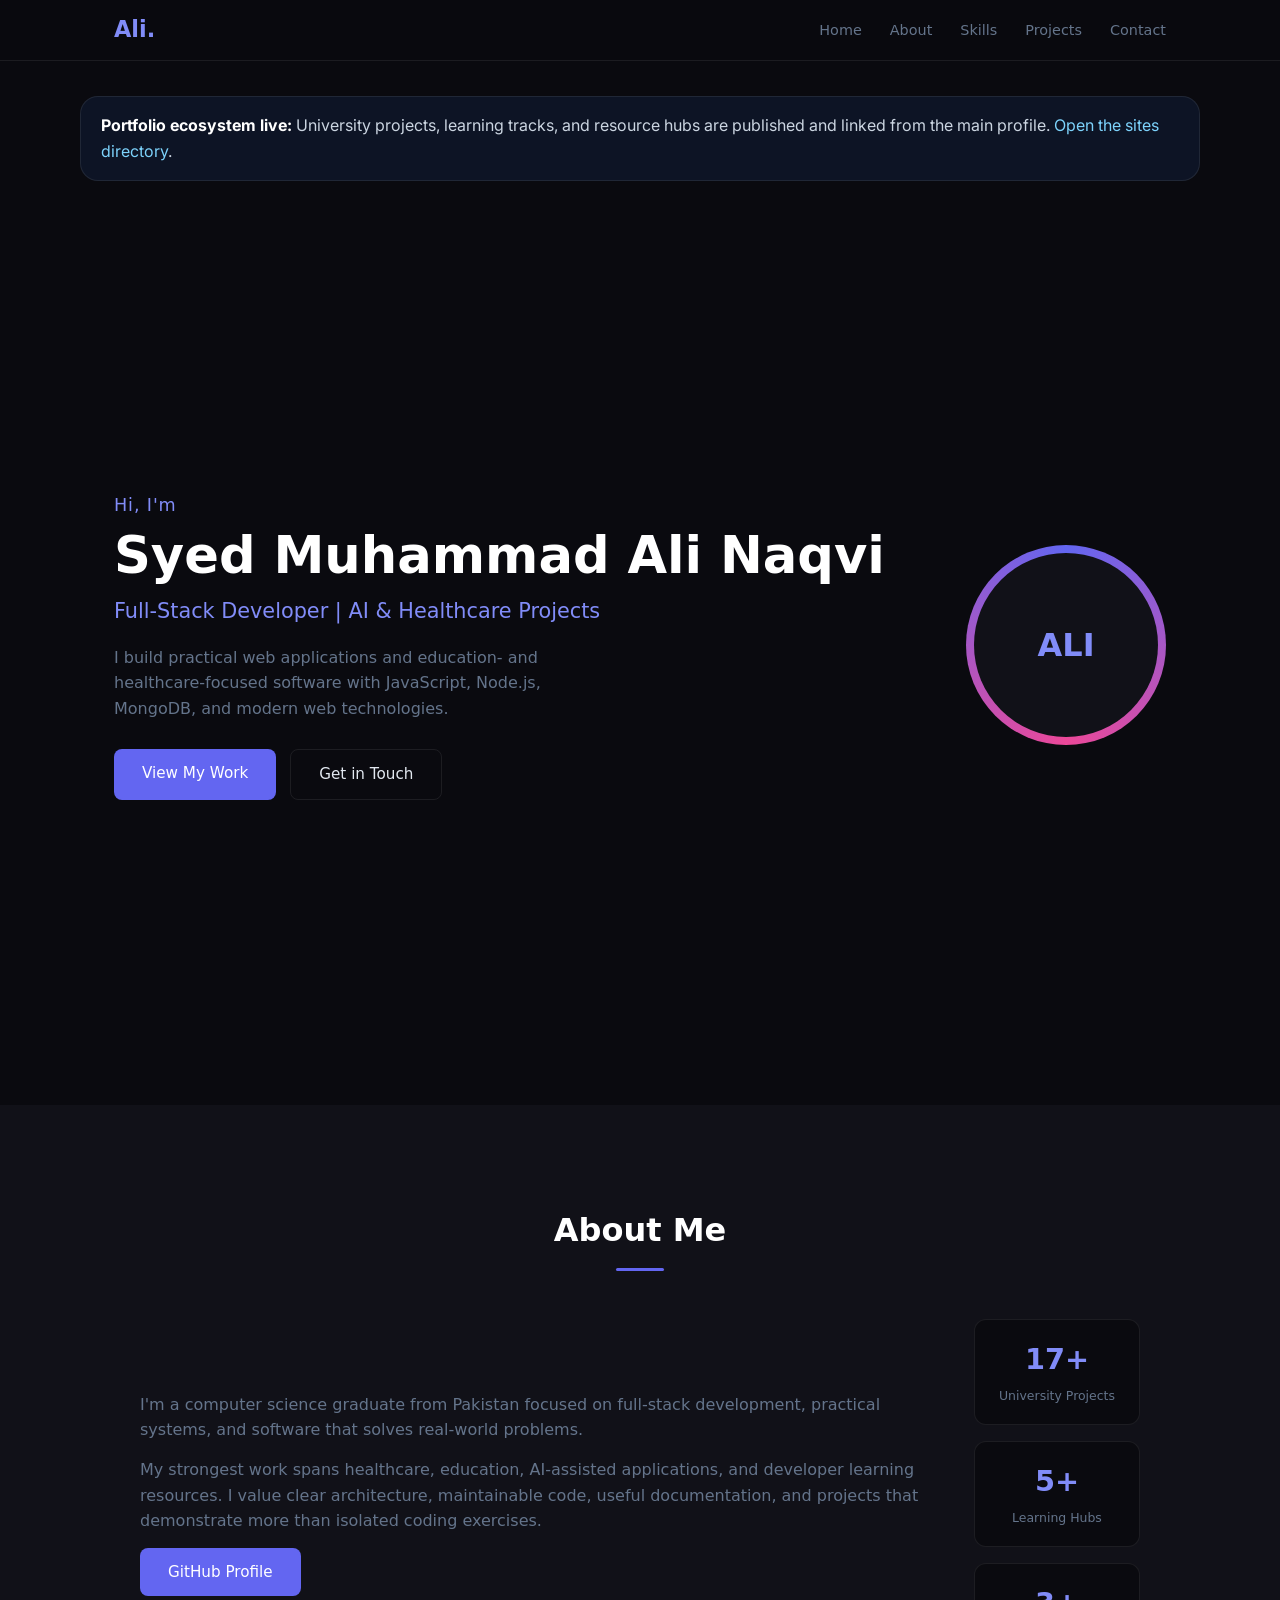
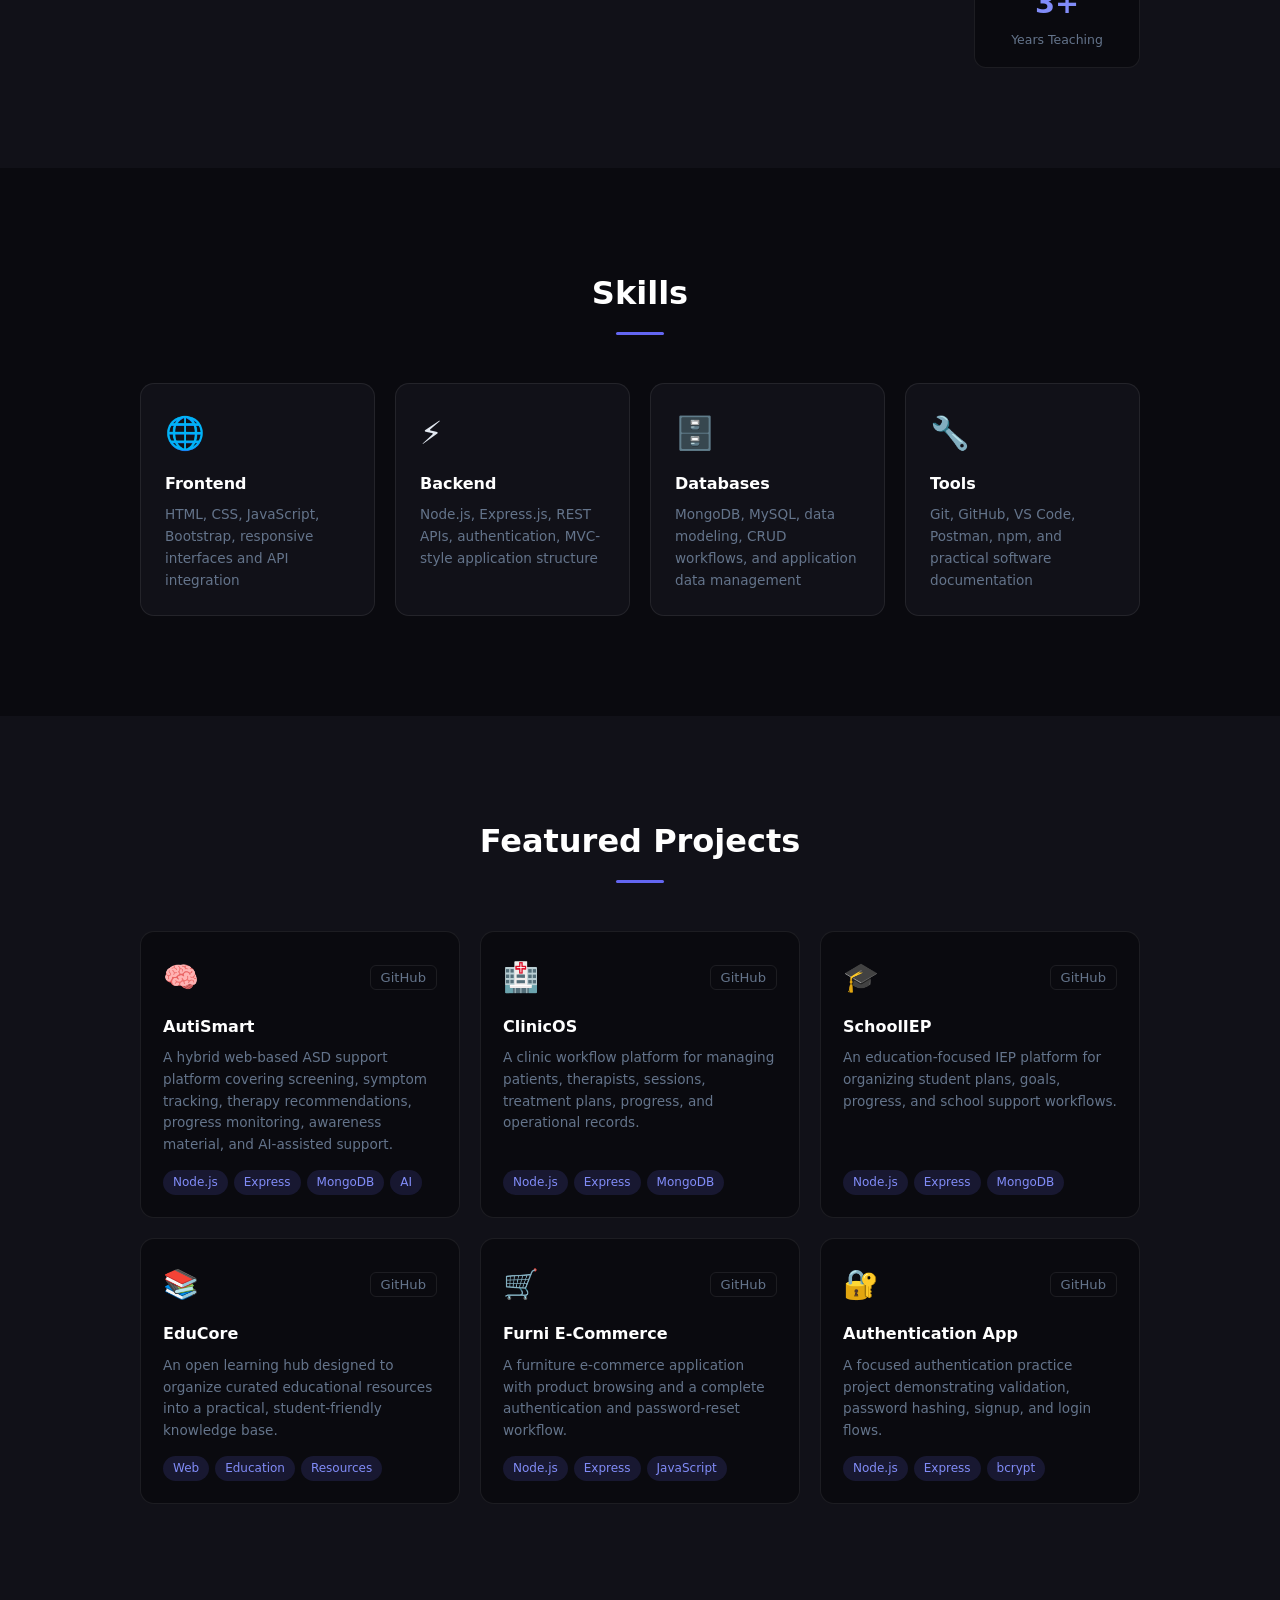
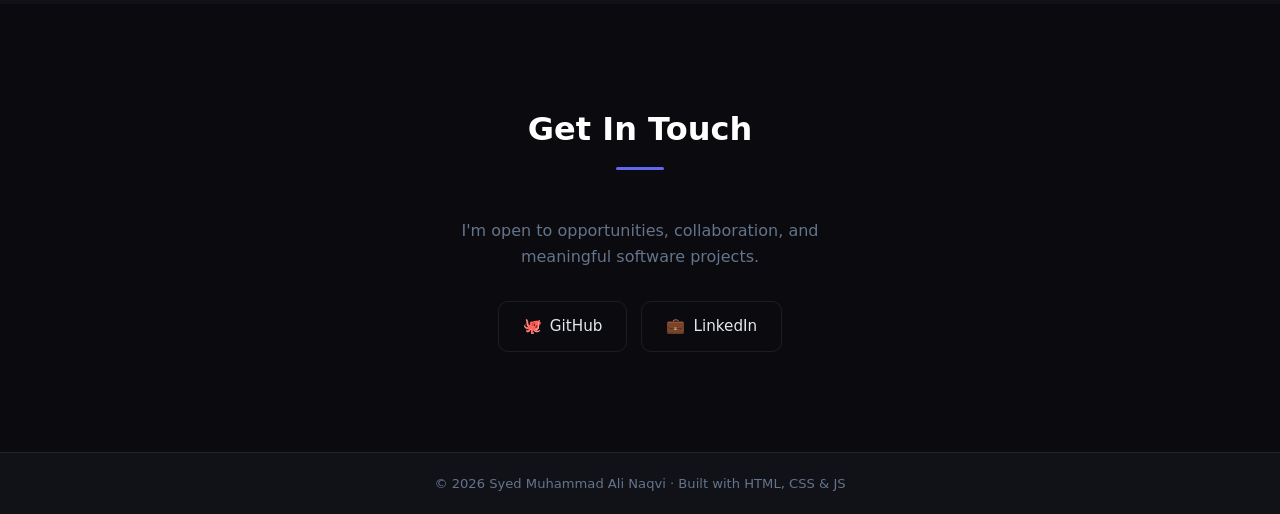
<file: index.html>
<!DOCTYPE html>
<html lang="en">
<head>
  <meta charset="UTF-8" />
  <meta name="viewport" content="width=device-width, initial-scale=1.0"/>
  <title>Syed Muhammad Ali Naqvi | Portfolio</title>
  <meta name="description" content="Portfolio of Syed Muhammad Ali Naqvi — full-stack developer building education, healthcare, AI, and web applications.">
  <link rel="preconnect" href="https://fonts.googleapis.com">
  <link href="https://fonts.googleapis.com/css2?family=Syne:wght@600;700;800&family=Inter:wght@400;500;600&display=swap" rel="stylesheet">
  <link rel="stylesheet" href="style.css" />
  <style>
    .site-banner { margin: 96px auto 24px; max-width: 1120px; padding: 1rem 1.25rem; border-radius: 18px; background: rgba(15,23,42,0.84); border: 1px solid rgba(255,255,255,0.08); color: #cbd5e1; font-family: 'Inter', sans-serif; }
    .site-banner strong { color: #fff; }
    .site-banner a { color: #7dd3fc; text-decoration: none; }
  </style>
</head>
<body>
  <nav id="navbar">
    <div class="nav-inner">
      <span class="logo">Ali.</span>
      <ul class="nav-links"><li><a href="#hero">Home</a></li><li><a href="#about">About</a></li><li><a href="#skills">Skills</a></li><li><a href="#projects">Projects</a></li><li><a href="#contact">Contact</a></li></ul>
      <button class="hamburger" id="hamburger" aria-label="Open navigation">&#9776;</button>
    </div>
  </nav>

  <div class="site-banner"><strong>Portfolio ecosystem live:</strong> University projects, learning tracks, and resource hubs are published and linked from the main profile. <a href="https://alishah1029384756.github.io/AliShah1029384756/sites.html">Open the sites directory</a>.</div>

  <section id="hero">
    <div class="hero-content">
      <p class="greeting">Hi, I'm</p>
      <h1>Syed Muhammad Ali Naqvi</h1>
      <h2 class="tagline">Full-Stack Developer | AI & Healthcare Projects</h2>
      <p class="hero-desc">I build practical web applications and education- and healthcare-focused software with JavaScript, Node.js, MongoDB, and modern web technologies.</p>
      <div class="hero-btns"><a href="#projects" class="btn-primary">View My Work</a><a href="#contact" class="btn-outline">Get in Touch</a></div>
    </div>
    <div class="hero-visual"><div class="avatar-ring"><div class="avatar-initials">ALI</div></div></div>
  </section>

  <section id="about"><div class="section-inner"><h2 class="section-title">About Me</h2><div class="about-grid"><div class="about-text">
    <p>I'm a computer science graduate from Pakistan focused on full-stack development, practical systems, and software that solves real-world problems.</p>
    <p>My strongest work spans healthcare, education, AI-assisted applications, and developer learning resources. I value clear architecture, maintainable code, useful documentation, and projects that demonstrate more than isolated coding exercises.</p>
    <a href="https://github.com/AliShah1029384756" target="_blank" rel="noopener noreferrer" class="btn-primary">GitHub Profile</a>
  </div><div class="about-stats"><div class="stat-box"><span>17+</span><small>University Projects</small></div><div class="stat-box"><span>5+</span><small>Learning Hubs</small></div><div class="stat-box"><span>3+</span><small>Years Teaching</small></div></div></div></div></section>

  <section id="skills"><div class="section-inner"><h2 class="section-title">Skills</h2><div class="skills-grid">
    <div class="skill-card"><div class="skill-icon">🌐</div><h3>Frontend</h3><p>HTML, CSS, JavaScript, Bootstrap, responsive interfaces and API integration</p></div>
    <div class="skill-card"><div class="skill-icon">⚡</div><h3>Backend</h3><p>Node.js, Express.js, REST APIs, authentication, MVC-style application structure</p></div>
    <div class="skill-card"><div class="skill-icon">🗄️</div><h3>Databases</h3><p>MongoDB, MySQL, data modeling, CRUD workflows, and application data management</p></div>
    <div class="skill-card"><div class="skill-icon">🔧</div><h3>Tools</h3><p>Git, GitHub, VS Code, Postman, npm, and practical software documentation</p></div>
  </div></div></section>

  <section id="projects"><div class="section-inner"><h2 class="section-title">Featured Projects</h2><div class="projects-grid">
    <div class="project-card"><div class="project-top"><span class="project-icon">🧠</span><div class="project-links"><a href="https://github.com/AliShah1029384756/Fyp-Autismart" target="_blank" rel="noopener noreferrer">GitHub</a></div></div><h3>AutiSmart</h3><p>A hybrid web-based ASD support platform covering screening, symptom tracking, therapy recommendations, progress monitoring, awareness material, and AI-assisted support.</p><div class="project-tags"><span>Node.js</span><span>Express</span><span>MongoDB</span><span>AI</span></div></div>
    <div class="project-card"><div class="project-top"><span class="project-icon">🏥</span><div class="project-links"><a href="https://github.com/AliShah1029384756/ClinicOS" target="_blank" rel="noopener noreferrer">GitHub</a></div></div><h3>ClinicOS</h3><p>A clinic workflow platform for managing patients, therapists, sessions, treatment plans, progress, and operational records.</p><div class="project-tags"><span>Node.js</span><span>Express</span><span>MongoDB</span></div></div>
    <div class="project-card"><div class="project-top"><span class="project-icon">🎓</span><div class="project-links"><a href="https://github.com/AliShah1029384756/SchoolIEP" target="_blank" rel="noopener noreferrer">GitHub</a></div></div><h3>SchoolIEP</h3><p>An education-focused IEP platform for organizing student plans, goals, progress, and school support workflows.</p><div class="project-tags"><span>Node.js</span><span>Express</span><span>MongoDB</span></div></div>
    <div class="project-card"><div class="project-top"><span class="project-icon">📚</span><div class="project-links"><a href="https://github.com/AliShah1029384756/educore-open-learning-hub" target="_blank" rel="noopener noreferrer">GitHub</a></div></div><h3>EduCore</h3><p>An open learning hub designed to organize curated educational resources into a practical, student-friendly knowledge base.</p><div class="project-tags"><span>Web</span><span>Education</span><span>Resources</span></div></div>
    <div class="project-card"><div class="project-top"><span class="project-icon">🛒</span><div class="project-links"><a href="https://github.com/AliShah1029384756/ecommerce-website" target="_blank" rel="noopener noreferrer">GitHub</a></div></div><h3>Furni E-Commerce</h3><p>A furniture e-commerce application with product browsing and a complete authentication and password-reset workflow.</p><div class="project-tags"><span>Node.js</span><span>Express</span><span>JavaScript</span></div></div>
    <div class="project-card"><div class="project-top"><span class="project-icon">🔐</span><div class="project-links"><a href="https://github.com/AliShah1029384756/auth-app" target="_blank" rel="noopener noreferrer">GitHub</a></div></div><h3>Authentication App</h3><p>A focused authentication practice project demonstrating validation, password hashing, signup, and login flows.</p><div class="project-tags"><span>Node.js</span><span>Express</span><span>bcrypt</span></div></div>
  </div></div></section>

  <section id="contact"><div class="section-inner contact-inner"><h2 class="section-title">Get In Touch</h2><p class="contact-subtext">I'm open to opportunities, collaboration, and meaningful software projects.</p><div class="contact-links"><a href="https://github.com/AliShah1029384756" target="_blank" rel="noopener noreferrer" class="contact-btn"><span>🐙</span> GitHub</a><a href="https://www.linkedin.com/in/syed-muhammad-ali-naqvi-1a9576331" target="_blank" rel="noopener noreferrer" class="contact-btn"><span>💼</span> LinkedIn</a></div></div></section>

  <footer><p>© 2026 Syed Muhammad Ali Naqvi · Built with HTML, CSS & JS</p></footer>
  <script src="app.js"></script>
</body>
</html>
</file>
<file: style.css>
:root {
  --bg: #0a0a0f;
  --surface: #111118;
  --border: rgba(255,255,255,0.08);
  --accent: #6366f1;
  --accent2: #818cf8;
  --text: #e2e8f0;
  --muted: #64748b;
}

* { margin: 0; padding: 0; box-sizing: border-box; }

html { scroll-behavior: smooth; }

body {
  font-family: 'Segoe UI', system-ui, sans-serif;
  background: var(--bg);
  color: var(--text);
  line-height: 1.6;
}

/* NAV */
#navbar {
  position: fixed;
  top: 0; left: 0; right: 0;
  z-index: 100;
  background: rgba(10,10,15,0.85);
  backdrop-filter: blur(10px);
  border-bottom: 1px solid var(--border);
}

.nav-inner {
  max-width: 1100px;
  margin: 0 auto;
  padding: 0 24px;
  height: 60px;
  display: flex;
  align-items: center;
  justify-content: space-between;
}

.logo {
  font-size: 1.4rem;
  font-weight: 800;
  color: var(--accent2);
}

.nav-links {
  display: flex;
  list-style: none;
  gap: 28px;
}

.nav-links a {
  text-decoration: none;
  color: var(--muted);
  font-size: 0.9rem;
  transition: color 0.2s;
}

.nav-links a:hover { color: var(--text); }

.hamburger {
  display: none;
  background: transparent;
  border: none;
  color: var(--text);
  font-size: 1.4rem;
  cursor: pointer;
}

/* SECTIONS */
section {
  padding: 100px 24px;
}

section:first-of-type { padding-top: 0; }

.section-inner {
  max-width: 1000px;
  margin: 0 auto;
}

.section-title {
  font-size: 2rem;
  font-weight: 700;
  text-align: center;
  margin-bottom: 48px;
  position: relative;
  color: #fff;
}

.section-title::after {
  content: '';
  display: block;
  width: 48px;
  height: 3px;
  background: var(--accent);
  margin: 12px auto 0;
  border-radius: 2px;
}

/* HERO */
#hero {
  min-height: 100vh;
  display: flex;
  align-items: center;
  justify-content: center;
  gap: 60px;
  max-width: 1100px;
  margin: 0 auto;
  padding-top: 80px;
}

.hero-content { flex: 1; }

.greeting {
  color: var(--accent2);
  font-size: 1.1rem;
  margin-bottom: 8px;
  letter-spacing: 0.05em;
}

.hero-content h1 {
  font-size: clamp(2rem, 5vw, 3.2rem);
  font-weight: 800;
  color: #fff;
  line-height: 1.1;
  margin-bottom: 12px;
}

.tagline {
  font-size: 1.3rem;
  color: var(--accent2);
  font-weight: 400;
  margin-bottom: 16px;
}

.hero-desc {
  color: var(--muted);
  max-width: 480px;
  margin-bottom: 28px;
  font-size: 1rem;
}

.hero-btns {
  display: flex;
  gap: 14px;
  flex-wrap: wrap;
}

.btn-primary {
  padding: 12px 28px;
  background: var(--accent);
  color: #fff;
  border: none;
  border-radius: 8px;
  font-size: 0.95rem;
  cursor: pointer;
  text-decoration: none;
  display: inline-block;
  transition: background 0.2s, transform 0.1s;
}

.btn-primary:hover { background: var(--accent2); }
.btn-primary:active { transform: scale(0.97); }

.btn-outline {
  padding: 12px 28px;
  background: transparent;
  color: var(--text);
  border: 1px solid var(--border);
  border-radius: 8px;
  font-size: 0.95rem;
  text-decoration: none;
  display: inline-block;
  transition: border-color 0.2s, color 0.2s;
}

.btn-outline:hover { border-color: var(--accent2); color: var(--accent2); }

/* Avatar */
.hero-visual { flex-shrink: 0; }

.avatar-ring {
  width: 200px;
  height: 200px;
  border-radius: 50%;
  background: conic-gradient(var(--accent), #ec4899, var(--accent));
  display: flex;
  align-items: center;
  justify-content: center;
  animation: rotate 6s linear infinite;
}

@keyframes rotate { to { transform: rotate(360deg); } }

.avatar-initials {
  width: 184px;
  height: 184px;
  border-radius: 50%;
  background: var(--surface);
  display: flex;
  align-items: center;
  justify-content: center;
  font-size: 2rem;
  font-weight: 800;
  color: var(--accent2);
  animation: rotate 6s linear infinite reverse;
}

/* ABOUT */
#about { background: var(--surface); }

.about-grid {
  display: grid;
  grid-template-columns: 1fr auto;
  gap: 48px;
  align-items: center;
}

.about-text p {
  color: var(--muted);
  margin-bottom: 14px;
  font-size: 1rem;
}

.about-stats {
  display: flex;
  flex-direction: column;
  gap: 16px;
}

.stat-box {
  background: var(--bg);
  border: 1px solid var(--border);
  border-radius: 12px;
  padding: 16px 24px;
  text-align: center;
}

.stat-box span {
  display: block;
  font-size: 1.8rem;
  font-weight: 800;
  color: var(--accent2);
}

.stat-box small { color: var(--muted); font-size: 0.78rem; }

/* SKILLS */
.skills-grid {
  display: grid;
  grid-template-columns: repeat(auto-fit, minmax(220px, 1fr));
  gap: 20px;
}

.skill-card {
  background: var(--surface);
  border: 1px solid var(--border);
  border-radius: 14px;
  padding: 24px;
  transition: border-color 0.2s, transform 0.2s;
}

.skill-card:hover { border-color: var(--accent); transform: translateY(-4px); }

.skill-icon { font-size: 2rem; margin-bottom: 12px; }

.skill-card h3 {
  font-size: 1rem;
  color: #fff;
  margin-bottom: 8px;
}

.skill-card p { color: var(--muted); font-size: 0.85rem; }

/* PROJECTS */
#projects { background: var(--surface); }

.projects-grid {
  display: grid;
  grid-template-columns: repeat(auto-fit, minmax(280px, 1fr));
  gap: 20px;
}

.project-card {
  background: var(--bg);
  border: 1px solid var(--border);
  border-radius: 14px;
  padding: 22px;
  transition: border-color 0.2s, transform 0.2s;
  display: flex;
  flex-direction: column;
}

.project-card:hover { border-color: var(--accent); transform: translateY(-4px); }

.project-top {
  display: flex;
  justify-content: space-between;
  align-items: center;
  margin-bottom: 14px;
}

.project-icon { font-size: 1.8rem; }

.project-links a {
  color: var(--muted);
  text-decoration: none;
  font-size: 0.82rem;
  border: 1px solid var(--border);
  padding: 4px 10px;
  border-radius: 6px;
  transition: color 0.2s, border-color 0.2s;
}

.project-links a:hover { color: var(--accent2); border-color: var(--accent2); }

.project-card h3 {
  font-size: 1rem;
  color: #fff;
  margin-bottom: 8px;
}

.project-card p {
  color: var(--muted);
  font-size: 0.85rem;
  flex: 1;
  margin-bottom: 14px;
}

.project-tags {
  display: flex;
  flex-wrap: wrap;
  gap: 6px;
}

.project-tags span {
  background: rgba(99,102,241,0.15);
  color: var(--accent2);
  padding: 3px 10px;
  border-radius: 20px;
  font-size: 0.75rem;
}

/* GITHUB */
#github { background: var(--surface); }

.gh-loading {
  color: var(--muted);
  text-align: center;
  padding: 24px;
  font-size: 0.95rem;
}

/* Profile card */
.gh-profile-card {
  display: flex;
  align-items: center;
  gap: 28px;
  background: var(--bg);
  border: 1px solid var(--border);
  border-radius: 16px;
  padding: 28px 32px;
  margin-bottom: 48px;
  flex-wrap: wrap;
}

.gh-avatar {
  width: 96px;
  height: 96px;
  border-radius: 50%;
  border: 3px solid var(--accent);
  flex-shrink: 0;
}

.gh-profile-info { flex: 1; min-width: 200px; }

.gh-profile-info h3 {
  font-size: 1.4rem;
  font-weight: 700;
  color: #fff;
  margin-bottom: 4px;
}

.gh-username {
  color: var(--accent2);
  font-size: 0.9rem;
  margin-bottom: 8px;
}

.gh-bio {
  color: var(--muted);
  font-size: 0.9rem;
  margin-bottom: 14px;
  max-width: 480px;
}

.gh-stats {
  display: flex;
  gap: 20px;
  flex-wrap: wrap;
}

.gh-stat {
  text-align: center;
}

.gh-stat span {
  display: block;
  font-size: 1.2rem;
  font-weight: 700;
  color: var(--accent2);
}

.gh-stat small { color: var(--muted); font-size: 0.75rem; }

/* Repos grid */
.gh-repos-title {
  font-size: 1.1rem;
  font-weight: 600;
  color: var(--text);
  margin-bottom: 20px;
}

.gh-repos-grid {
  display: grid;
  grid-template-columns: repeat(auto-fill, minmax(280px, 1fr));
  gap: 16px;
  margin-bottom: 32px;
}

.gh-repo-card {
  background: var(--bg);
  border: 1px solid var(--border);
  border-radius: 12px;
  padding: 20px;
  display: flex;
  flex-direction: column;
  gap: 8px;
  transition: border-color 0.2s, transform 0.2s;
  text-decoration: none;
  color: inherit;
}

.gh-repo-card:hover { border-color: var(--accent); transform: translateY(-3px); }

.gh-repo-name {
  font-size: 0.95rem;
  font-weight: 600;
  color: var(--accent2);
}

.gh-repo-desc {
  color: var(--muted);
  font-size: 0.82rem;
  flex: 1;
}

.gh-repo-meta {
  display: flex;
  gap: 14px;
  font-size: 0.78rem;
  color: var(--muted);
  flex-wrap: wrap;
}

.gh-repo-meta span { display: flex; align-items: center; gap: 4px; }

.gh-view-all { text-align: center; }

/* REVIEWS */
#reviews { background: var(--bg); }

.reviews-subtext {
  color: var(--muted);
  text-align: center;
  max-width: 480px;
  margin: -28px auto 36px;
  font-size: 0.95rem;
}

.reviews-toggle {
  display: flex;
  justify-content: center;
  gap: 12px;
  margin-bottom: 32px;
}

.review-tab {
  padding: 10px 28px;
  border-radius: 8px;
  border: 1px solid var(--border);
  background: transparent;
  color: var(--muted);
  font-size: 0.9rem;
  cursor: pointer;
  transition: all 0.2s;
  font-family: inherit;
}

.review-tab:hover { border-color: var(--accent2); color: var(--accent2); }
.review-tab.active { background: var(--accent); border-color: var(--accent); color: #fff; }

.review-panel { display: none; }
.review-panel.active { display: block; }

.review-card {
  background: var(--surface);
  border: 1px solid var(--border);
  border-radius: 16px;
  padding: 32px 36px;
  max-width: 820px;
  margin: 0 auto;
  position: relative;
}

.review-card--professional { border-left: 4px solid var(--accent); }
.review-card--casual       { border-left: 4px solid #ec4899; }

.review-header {
  display: flex;
  align-items: center;
  gap: 16px;
  margin-bottom: 24px;
  flex-wrap: wrap;
}

.review-avatar {
  width: 52px;
  height: 52px;
  border-radius: 50%;
  display: flex;
  align-items: center;
  justify-content: center;
  font-weight: 700;
  font-size: 1rem;
  flex-shrink: 0;
}

.review-avatar--pro    { background: rgba(99,102,241,0.2); color: var(--accent2); border: 2px solid var(--accent); }
.review-avatar--casual { background: rgba(236,72,153,0.2); color: #f472b6;        border: 2px solid #ec4899; }

.review-meta { flex: 1; }

.review-meta strong {
  display: block;
  color: #fff;
  font-size: 1rem;
  margin-bottom: 2px;
}

.review-role {
  display: block;
  color: var(--muted);
  font-size: 0.8rem;
  margin-bottom: 4px;
}

.review-stars { color: #f59e0b; font-size: 0.95rem; letter-spacing: 2px; }

.review-badge {
  padding: 4px 12px;
  border-radius: 20px;
  font-size: 0.75rem;
  font-weight: 600;
  background: rgba(99,102,241,0.15);
  color: var(--accent2);
  align-self: flex-start;
}

.review-badge--casual {
  background: rgba(236,72,153,0.15);
  color: #f472b6;
}

.review-body {
  margin: 0 0 20px 0;
  padding: 0;
  border: none;
}

.review-body p {
  color: var(--muted);
  font-size: 0.92rem;
  line-height: 1.75;
  margin-bottom: 14px;
}

.review-body p:last-child { margin-bottom: 0; }

.review-body em  { color: var(--accent2); font-style: normal; }
.review-body strong { color: var(--text); }

.review-footer {
  display: flex;
  justify-content: space-between;
  align-items: center;
  padding-top: 16px;
  border-top: 1px solid var(--border);
  font-size: 0.78rem;
  color: var(--muted);
  flex-wrap: wrap;
  gap: 8px;
}

.review-verified { color: #34d399; }

/* CONTACT */
.contact-inner { text-align: center; }

.contact-subtext {
  color: var(--muted);
  max-width: 440px;
  margin: 0 auto 32px;
}

.contact-links { display: flex; gap: 14px; justify-content: center; flex-wrap: wrap; }

.contact-btn {
  display: flex;
  align-items: center;
  gap: 8px;
  padding: 12px 24px;
  border: 1px solid var(--border);
  border-radius: 10px;
  color: var(--text);
  text-decoration: none;
  font-size: 0.95rem;
  transition: border-color 0.2s, color 0.2s;
}

.contact-btn:hover { border-color: var(--accent2); color: var(--accent2); }

/* FOOTER */
footer {
  background: var(--surface);
  border-top: 1px solid var(--border);
  text-align: center;
  padding: 20px;
  color: var(--muted);
  font-size: 0.82rem;
}

/* RESPONSIVE */
@media (max-width: 768px) {
  #hero { flex-direction: column; text-align: center; gap: 32px; padding: 100px 24px 60px; }
  .hero-desc { margin: 0 auto 28px; }
  .hero-btns { justify-content: center; }
  .about-grid { grid-template-columns: 1fr; }
  .about-stats { flex-direction: row; justify-content: center; }
  .nav-links { display: none; }
  .hamburger { display: block; }
  .nav-links.open {
    display: flex;
    flex-direction: column;
    position: absolute;
    top: 60px; left: 0; right: 0;
    background: rgba(10,10,15,0.98);
    padding: 20px;
    gap: 16px;
    border-bottom: 1px solid var(--border);
  }
}
</file>
